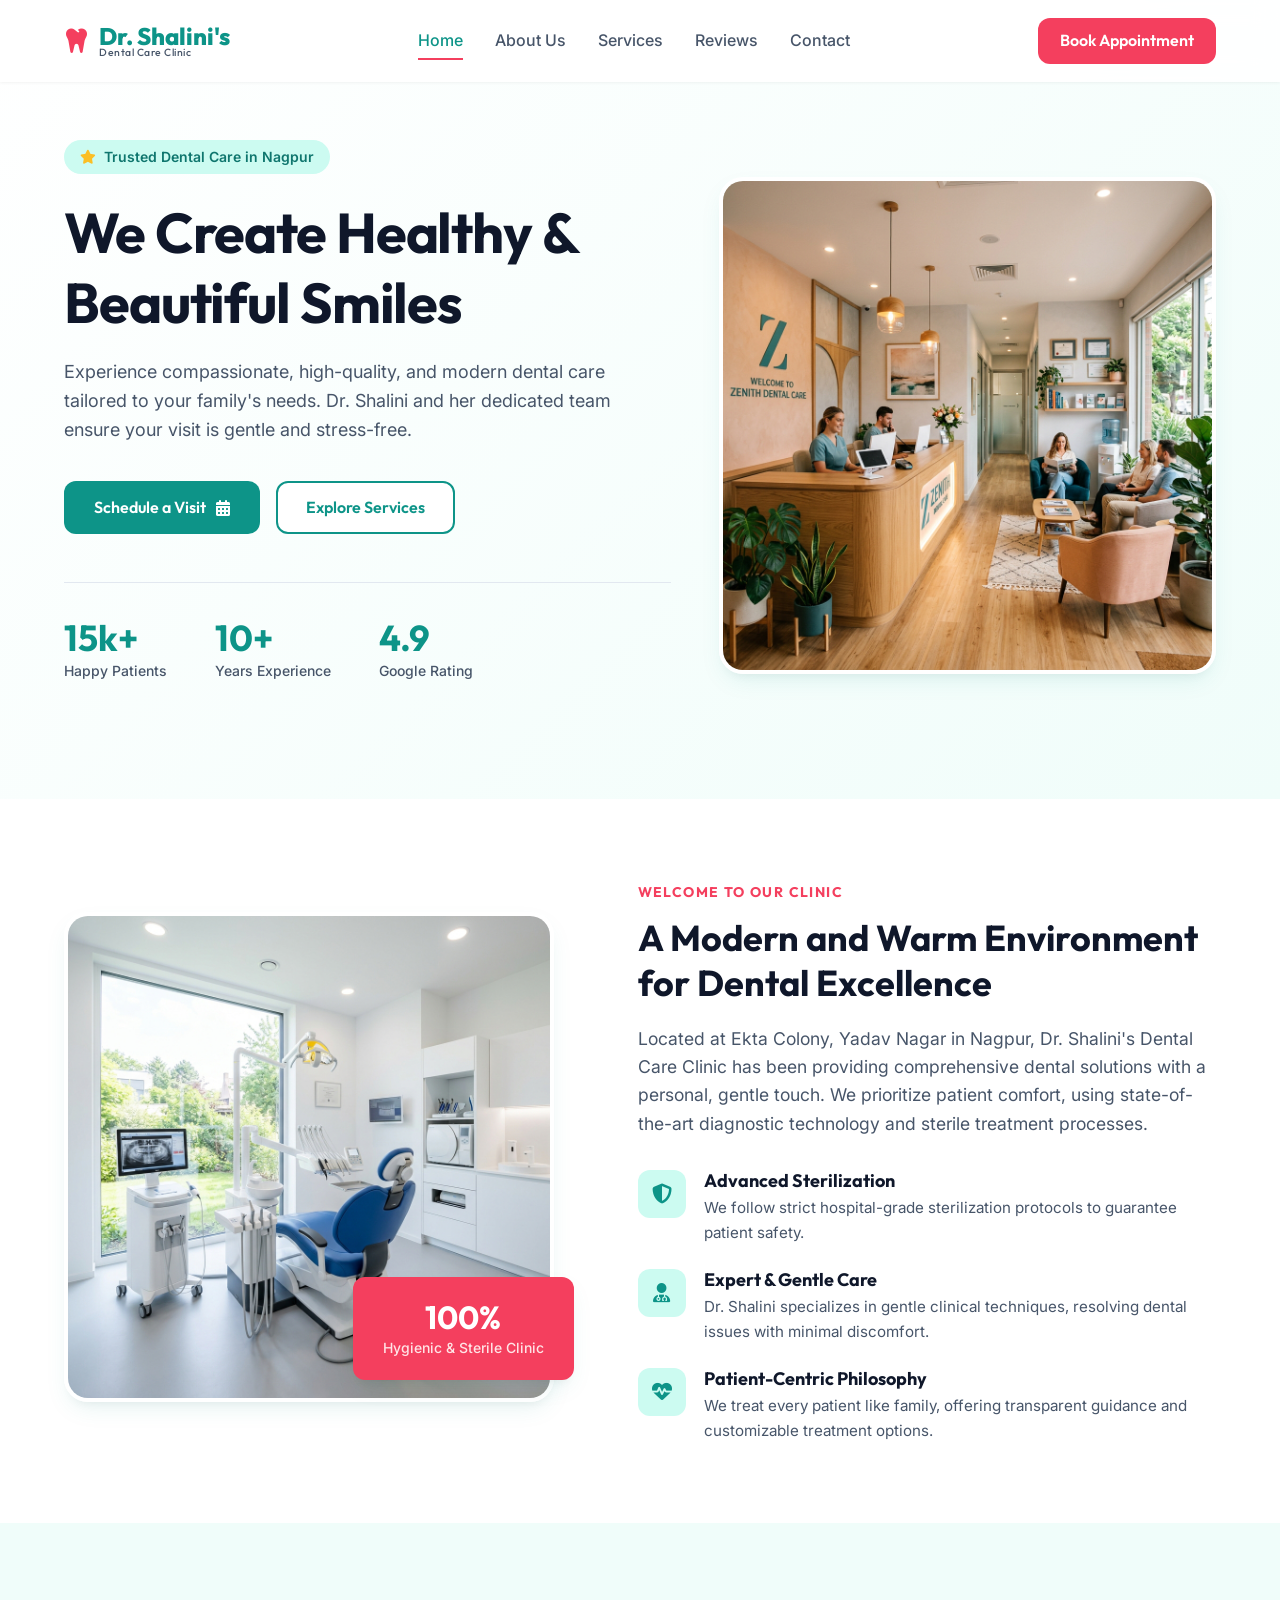
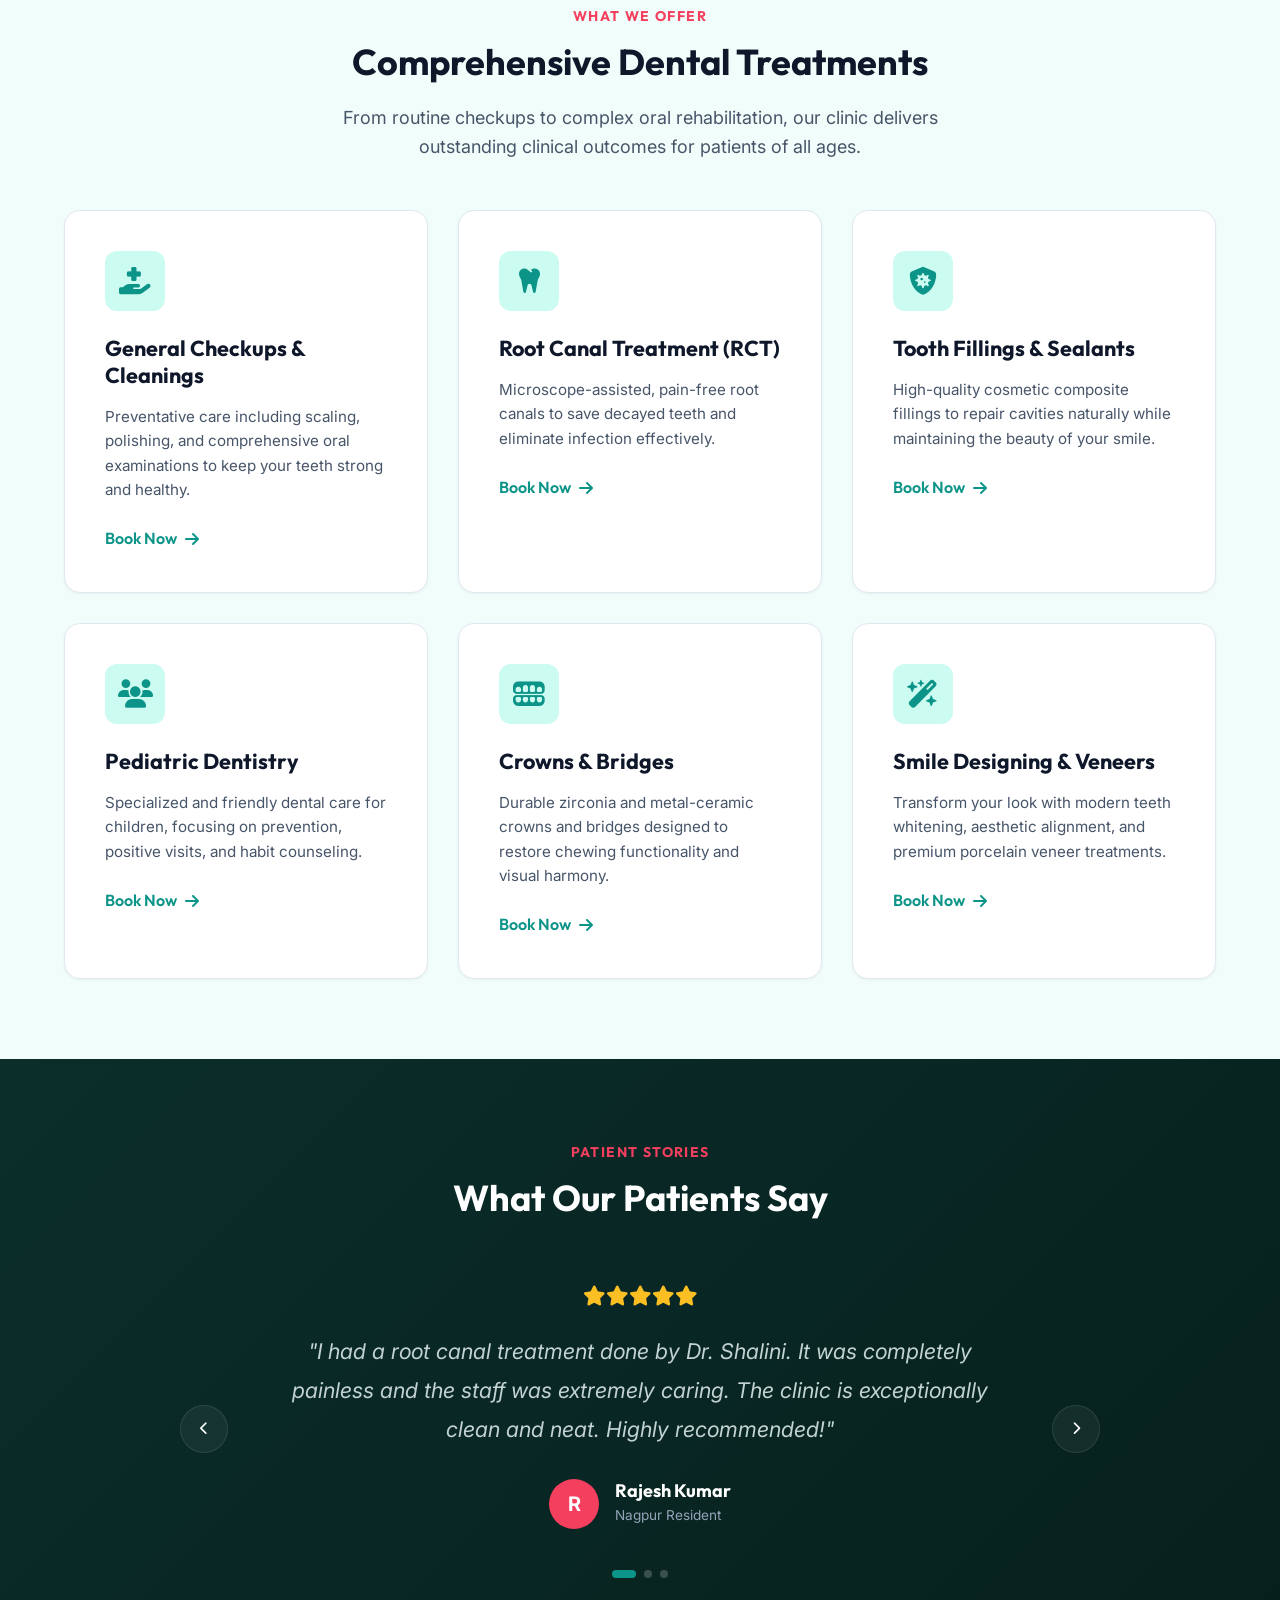
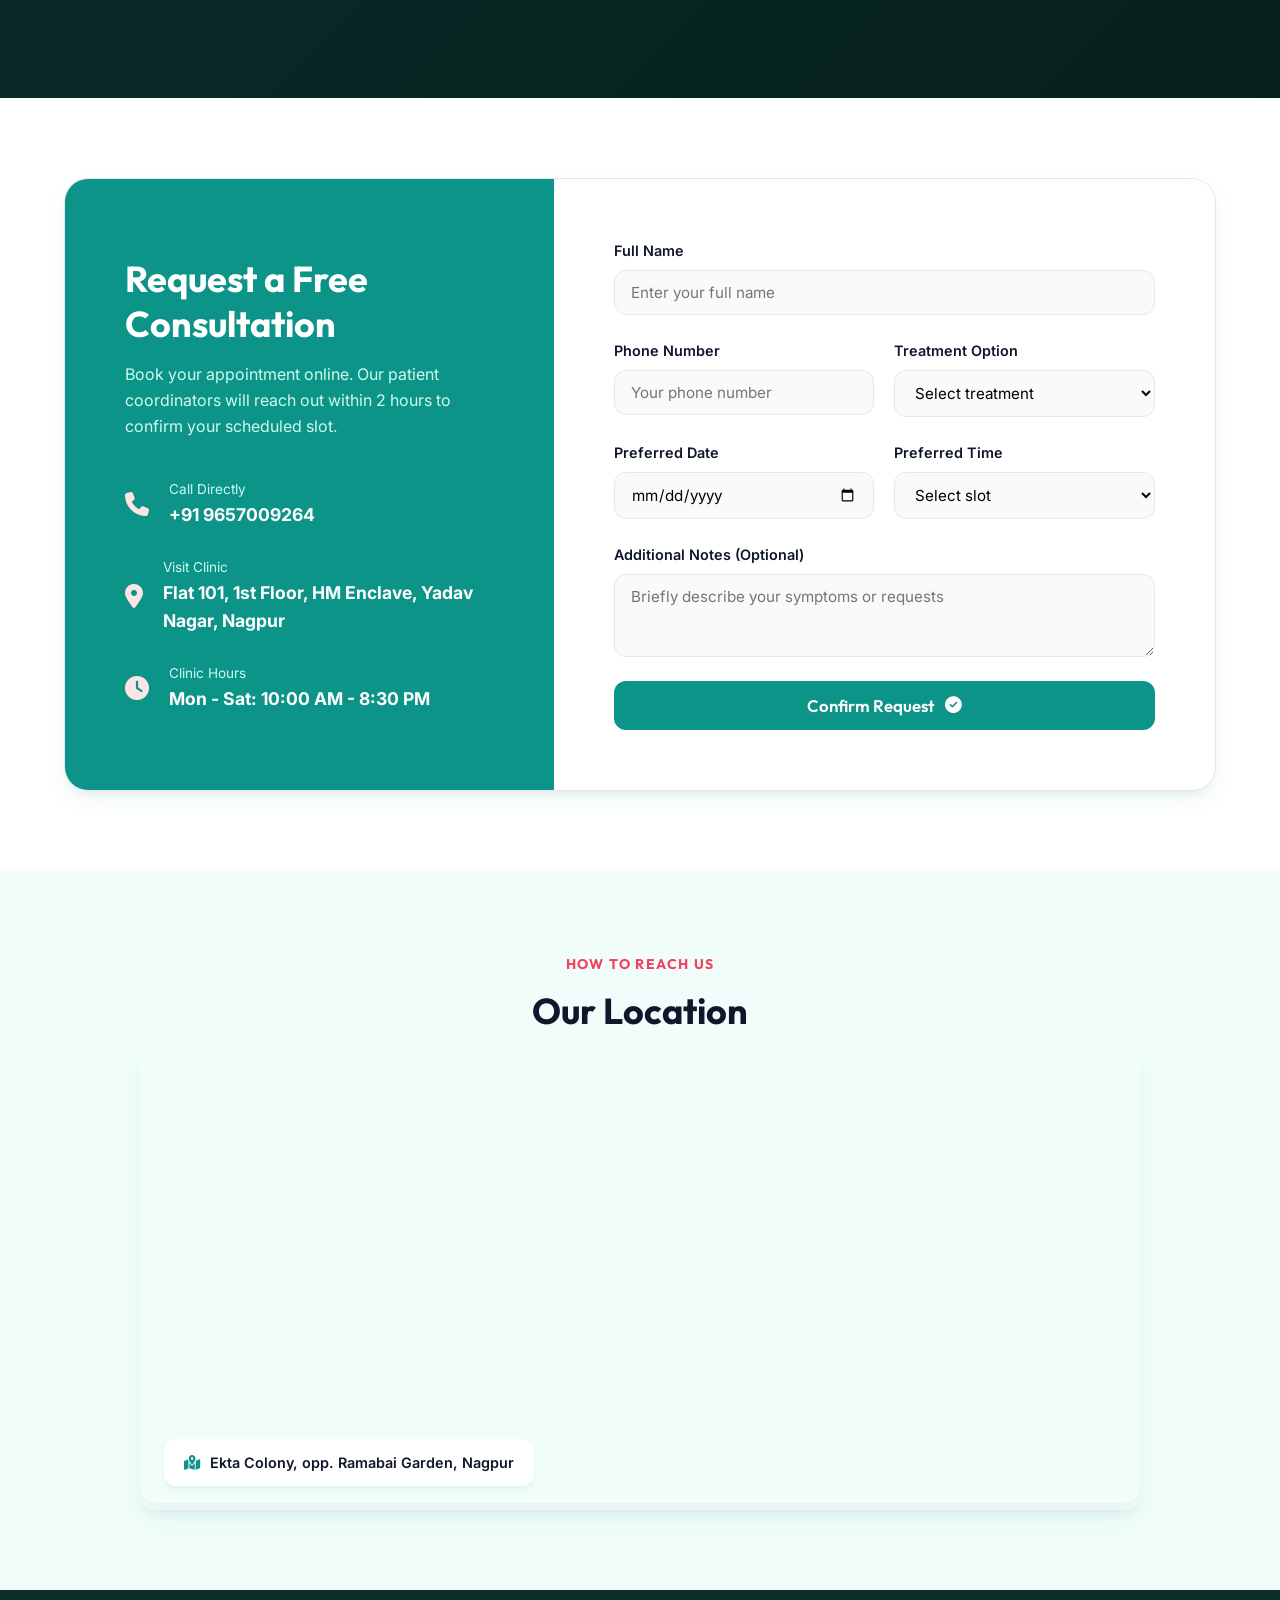
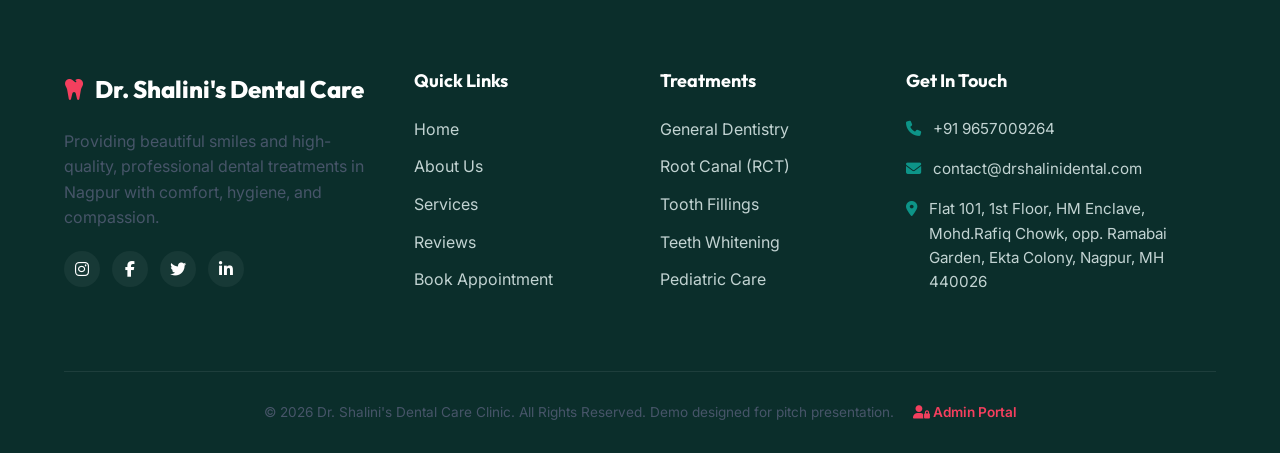
<file: index.html>
<!DOCTYPE html>
<html lang="en">
<head>
  <meta charset="UTF-8">
  <meta name="viewport" content="width=device-width, initial-scale=1.0">
  <title>Dr. Shalini's Dental Care Clinic | Healthy Smiles, Happy Hearts</title>
  <meta name="description" content="Welcome to Dr. Shalini's Dental Care Clinic in Nagpur. Professional, hygienic, and gentle dental care for the entire family. Book an appointment today.">
  
  <!-- Fonts -->
  <link rel="preconnect" href="https://fonts.googleapis.com">
  <link rel="preconnect" href="https://fonts.gstatic.com" crossorigin>
  <link href="https://fonts.googleapis.com/css2?family=Inter:wght@300;400;500;600;700&family=Outfit:wght@400;500;600;700;800&display=swap" rel="stylesheet">
  
  <!-- FontAwesome Icons -->
  <link rel="stylesheet" href="https://cdnjs.cloudflare.com/ajax/libs/font-awesome/6.4.0/css/all.min.css">
  
  <!-- Stylesheet -->
  <link rel="stylesheet" href="style.css">
</head>
<body>

  <!-- Navigation Bar -->
  <header class="navbar" id="navbar">
    <div class="nav-container">
      <a href="#" class="nav-logo">
        <i class="fa-solid fa-tooth logo-icon"></i>
        <span>Dr. Shalini's <small>Dental Care Clinic</small></span>
      </a>
      
      <nav class="nav-menu" id="nav-menu">
        <a href="#home" class="nav-link active">Home</a>
        <a href="#about" class="nav-link">About Us</a>
        <a href="#services" class="nav-link">Services</a>
        <a href="#testimonials" class="nav-link">Reviews</a>
        <a href="#contact" class="nav-link">Contact</a>
      </nav>
      
      <div class="nav-actions">
        <a href="#booking" class="cta-btn">Book Appointment</a>
        <button class="mobile-toggle" id="mobile-toggle" aria-label="Toggle Menu">
          <i class="fa-solid fa-bars"></i>
        </button>
      </div>
    </div>
  </header>

  <!-- Hero Section -->
  <section class="hero-section" id="home">
    <div class="hero-container">
      <div class="hero-content">
        <span class="badge"><i class="fa-solid fa-star text-gold"></i> Trusted Dental Care in Nagpur</span>
        <h1>We Create Healthy & Beautiful Smiles</h1>
        <p>Experience compassionate, high-quality, and modern dental care tailored to your family's needs. Dr. Shalini and her dedicated team ensure your visit is gentle and stress-free.</p>
        <div class="hero-buttons">
          <a href="#booking" class="btn btn-primary">Schedule a Visit <i class="fa-solid fa-calendar-days"></i></a>
          <a href="#services" class="btn btn-secondary">Explore Services</a>
        </div>
        <div class="hero-stats">
          <div class="stat-item">
            <h3>15k+</h3>
            <p>Happy Patients</p>
          </div>
          <div class="stat-item">
            <h3>10+</h3>
            <p>Years Experience</p>
          </div>
          <div class="stat-item">
            <h3>4.9</h3>
            <p>Google Rating</p>
          </div>
        </div>
      </div>
      <div class="hero-image-wrapper">
        <div class="image-bg-blob"></div>
        <img src="images/reception.png" alt="Dr. Shalini's Dental Care Clinic Reception" class="hero-img">
      </div>
    </div>
  </section>

  <!-- About Section -->
  <section class="about-section" id="about">
    <div class="container">
      <div class="about-grid">
        <div class="about-image-wrapper">
          <img src="images/treatment.png" alt="Dental Treatment Room" class="about-img">
          <div class="experience-card">
            <h4>100%</h4>
            <p>Hygienic & Sterile Clinic</p>
          </div>
        </div>
        <div class="about-content">
          <span class="section-subtitle">Welcome to Our Clinic</span>
          <h2 class="section-title">A Modern and Warm Environment for Dental Excellence</h2>
          <p class="about-text">Located at Ekta Colony, Yadav Nagar in Nagpur, Dr. Shalini's Dental Care Clinic has been providing comprehensive dental solutions with a personal, gentle touch. We prioritize patient comfort, using state-of-the-art diagnostic technology and sterile treatment processes.</p>
          
          <div class="features-list">
            <div class="feature-item">
              <div class="feature-icon"><i class="fa-solid fa-shield-halved"></i></div>
              <div class="feature-details">
                <h4>Advanced Sterilization</h4>
                <p>We follow strict hospital-grade sterilization protocols to guarantee patient safety.</p>
              </div>
            </div>
            <div class="feature-item">
              <div class="feature-icon"><i class="fa-solid fa-user-doctor"></i></div>
              <div class="feature-details">
                <h4>Expert & Gentle Care</h4>
                <p>Dr. Shalini specializes in gentle clinical techniques, resolving dental issues with minimal discomfort.</p>
              </div>
            </div>
            <div class="feature-item">
              <div class="feature-icon"><i class="fa-solid fa-heart-pulse"></i></div>
              <div class="feature-details">
                <h4>Patient-Centric Philosophy</h4>
                <p>We treat every patient like family, offering transparent guidance and customizable treatment options.</p>
              </div>
            </div>
          </div>
        </div>
      </div>
    </div>
  </section>

  <!-- Services Section -->
  <section class="services-section" id="services">
    <div class="container">
      <div class="section-header text-center">
        <span class="section-subtitle">What We Offer</span>
        <h2 class="section-title">Comprehensive Dental Treatments</h2>
        <p class="section-desc">From routine checkups to complex oral rehabilitation, our clinic delivers outstanding clinical outcomes for patients of all ages.</p>
      </div>
      
      <div class="services-grid">
        <div class="service-card">
          <div class="service-icon"><i class="fa-solid fa-hand-holding-medical"></i></div>
          <h3>General Checkups & Cleanings</h3>
          <p>Preventative care including scaling, polishing, and comprehensive oral examinations to keep your teeth strong and healthy.</p>
          <a href="#booking" class="service-link">Book Now <i class="fa-solid fa-arrow-right"></i></a>
        </div>
        
        <div class="service-card">
          <div class="service-icon"><i class="fa-solid fa-tooth"></i></div>
          <h3>Root Canal Treatment (RCT)</h3>
          <p>Microscope-assisted, pain-free root canals to save decayed teeth and eliminate infection effectively.</p>
          <a href="#booking" class="service-link">Book Now <i class="fa-solid fa-arrow-right"></i></a>
        </div>
        
        <div class="service-card">
          <div class="service-icon"><i class="fa-solid fa-shield-virus"></i></div>
          <h3>Tooth Fillings & Sealants</h3>
          <p>High-quality cosmetic composite fillings to repair cavities naturally while maintaining the beauty of your smile.</p>
          <a href="#booking" class="service-link">Book Now <i class="fa-solid fa-arrow-right"></i></a>
        </div>
        
        <div class="service-card">
          <div class="service-icon"><i class="fa-solid fa-users"></i></div>
          <h3>Pediatric Dentistry</h3>
          <p>Specialized and friendly dental care for children, focusing on prevention, positive visits, and habit counseling.</p>
          <a href="#booking" class="service-link">Book Now <i class="fa-solid fa-arrow-right"></i></a>
        </div>

        <div class="service-card">
          <div class="service-icon"><i class="fa-solid fa-teeth-open"></i></div>
          <h3>Crowns & Bridges</h3>
          <p>Durable zirconia and metal-ceramic crowns and bridges designed to restore chewing functionality and visual harmony.</p>
          <a href="#booking" class="service-link">Book Now <i class="fa-solid fa-arrow-right"></i></a>
        </div>

        <div class="service-card">
          <div class="service-icon"><i class="fa-solid fa-wand-magic-sparkles"></i></div>
          <h3>Smile Designing & Veneers</h3>
          <p>Transform your look with modern teeth whitening, aesthetic alignment, and premium porcelain veneer treatments.</p>
          <a href="#booking" class="service-link">Book Now <i class="fa-solid fa-arrow-right"></i></a>
        </div>
      </div>
    </div>
  </section>

  <!-- Testimonials Section -->
  <section class="testimonials-section" id="testimonials">
    <div class="container">
      <div class="section-header text-center">
        <span class="section-subtitle font-light">Patient Stories</span>
        <h2 class="section-title text-white">What Our Patients Say</h2>
      </div>
      
      <div class="testimonials-slider-wrapper">
        <div class="testimonials-slider" id="testimonial-slider">
          <div class="testimonial-slide active">
            <div class="stars"><i class="fa-solid fa-star"></i><i class="fa-solid fa-star"></i><i class="fa-solid fa-star"></i><i class="fa-solid fa-star"></i><i class="fa-solid fa-star"></i></div>
            <p class="quote">"I had a root canal treatment done by Dr. Shalini. It was completely painless and the staff was extremely caring. The clinic is exceptionally clean and neat. Highly recommended!"</p>
            <div class="patient-info">
              <div class="patient-avatar">R</div>
              <div>
                <h4>Rajesh Kumar</h4>
                <span>Nagpur Resident</span>
              </div>
            </div>
          </div>
          
          <div class="testimonial-slide">
            <div class="stars"><i class="fa-solid fa-star"></i><i class="fa-solid fa-star"></i><i class="fa-solid fa-star"></i><i class="fa-solid fa-star"></i><i class="fa-solid fa-star"></i></div>
            <p class="quote">"Very professional dentist. She took the time to explain the procedure and made my daughter feel extremely comfortable during her first cleaning appointment. A family-friendly clinic!"</p>
            <div class="patient-info">
              <div class="patient-avatar">P</div>
              <div>
                <h4>Priya Sharma</h4>
                <span>Mother of 7-year old</span>
              </div>
            </div>
          </div>

          <div class="testimonial-slide">
            <div class="stars"><i class="fa-solid fa-star"></i><i class="fa-solid fa-star"></i><i class="fa-solid fa-star"></i><i class="fa-solid fa-star"></i><i class="fa-solid fa-star"></i></div>
            <p class="quote">"The best dental experience I've had. Excellent scaling and polishing, very reasonably priced services, and prompt response for booking appointment online."</p>
            <div class="patient-info">
              <div class="patient-avatar">A</div>
              <div>
                <h4>Amit Meshram</h4>
                <span>IT Engineer</span>
              </div>
            </div>
          </div>
        </div>
        
        <div class="slider-controls">
          <button class="control-btn prev-btn" id="prev-testimonial"><i class="fa-solid fa-chevron-left"></i></button>
          <button class="control-btn next-btn" id="next-testimonial"><i class="fa-solid fa-chevron-right"></i></button>
        </div>
        
        <div class="slider-dots" id="slider-dots">
          <span class="dot active"></span>
          <span class="dot"></span>
          <span class="dot"></span>
        </div>
      </div>
    </div>
  </section>

  <!-- Booking Section -->
  <section class="booking-section" id="booking">
    <div class="container">
      <div class="booking-card">
        <div class="booking-info-panel">
          <h2>Request a Free Consultation</h2>
          <p>Book your appointment online. Our patient coordinators will reach out within 2 hours to confirm your scheduled slot.</p>
          
          <div class="contact-details-list">
            <div class="contact-detail-item">
              <i class="fa-solid fa-phone"></i>
              <div>
                <span>Call Directly</span>
                <strong id="clinic-phone">+91 9657009264</strong>
              </div>
            </div>
            <div class="contact-detail-item">
              <i class="fa-solid fa-location-dot"></i>
              <div>
                <span>Visit Clinic</span>
                <strong id="clinic-address">Flat 101, 1st Floor, HM Enclave, Yadav Nagar, Nagpur</strong>
              </div>
            </div>
            <div class="contact-detail-item">
              <i class="fa-solid fa-clock"></i>
              <div>
                <span>Clinic Hours</span>
                <strong id="clinic-hours">Mon - Sat: 10:00 AM - 8:30 PM</strong>
              </div>
            </div>
          </div>
        </div>
        
        <div class="booking-form-panel">
          <form id="appointmentForm" class="booking-form">
            <div class="form-group">
              <label for="fullname">Full Name</label>
              <input type="text" id="fullname" placeholder="Enter your full name" required>
            </div>
            <div class="form-row">
              <div class="form-group">
                <label for="phone">Phone Number</label>
                <input type="tel" id="phone" placeholder="Your phone number" required>
              </div>
              <div class="form-group">
                <label for="treatment">Treatment Option</label>
                <select id="treatment" required>
                  <option value="" disabled selected>Select treatment</option>
                  <option value="Checkup">General Checkup</option>
                  <option value="RCT">Root Canal Treatment</option>
                  <option value="Cleaning">Scaling & Polishing</option>
                  <option value="Fillings">Tooth Fillings</option>
                  <option value="Pediatric">Children's Care</option>
                  <option value="Other">Other Aesthetic Services</option>
                </select>
              </div>
            </div>
            <div class="form-row">
              <div class="form-group">
                <label for="date">Preferred Date</label>
                <input type="date" id="date" required>
              </div>
              <div class="form-group">
                <label for="time">Preferred Time</label>
                <select id="time" required>
                  <option value="" disabled selected>Select slot</option>
                  <option value="Morning">Morning (10:00 AM - 1:00 PM)</option>
                  <option value="Afternoon">Afternoon (1:00 PM - 5:00 PM)</option>
                  <option value="Evening">Evening (5:00 PM - 8:30 PM)</option>
                </select>
              </div>
            </div>
            <div class="form-group">
              <label for="notes">Additional Notes (Optional)</label>
              <textarea id="notes" rows="3" placeholder="Briefly describe your symptoms or requests"></textarea>
            </div>
            
            <button type="submit" class="submit-btn">Confirm Request <i class="fa-solid fa-circle-check"></i></button>
            <div id="form-message" class="form-message"></div>
          </form>
        </div>
      </div>
    </div>
  </section>

  <!-- Contact & Map Section -->
  <section class="contact-section" id="contact">
    <div class="container">
      <div class="section-header text-center">
        <span class="section-subtitle">How To Reach Us</span>
        <h2 class="section-title">Our Location</h2>
      </div>
      
      <div class="contact-grid">
        <div class="map-container">
          <iframe 
            src="https://www.google.com/maps/embed?pb=!1m18!1m12!1m3!1d3720.5750275841443!2d79.1018215!3d21.1719475!2m3!1f0!2f0!3f0!3m2!1i1024!2i768!4f13.1!3m3!1m2!1s0x3bd4c12a28ce99eb%3A0x83b6b5357747de0b!2sNorth%20Star%20Hospital!5e0!3m2!1sen!2sin!4v1716986548231!5m2!1sen!2sin" 
            width="100%" 
            height="450" 
            style="border:0; border-radius: 1rem; box-shadow: 0 4px 20px rgba(0,0,0,0.05);" 
            allowfullscreen="" 
            loading="lazy" 
            referrerpolicy="no-referrer-when-downgrade">
          </iframe>
          <div class="map-badge">
            <i class="fa-solid fa-map-location-dot"></i>
            <span>Ekta Colony, opp. Ramabai Garden, Nagpur</span>
          </div>
        </div>
      </div>
    </div>
  </section>

  <!-- Footer -->
  <footer class="footer">
    <div class="container">
      <div class="footer-top">
        <div class="footer-brand">
          <a href="#" class="footer-logo">
            <i class="fa-solid fa-tooth"></i>
            <span>Dr. Shalini's Dental Care</span>
          </a>
          <p>Providing beautiful smiles and high-quality, professional dental treatments in Nagpur with comfort, hygiene, and compassion.</p>
          <div class="footer-socials">
            <a href="https://www.instagram.com/different.tooth?igsh=YWRnOG84YXFhMzd3" target="_blank" aria-label="Instagram"><i class="fa-brands fa-instagram"></i></a>
            <a href="#" aria-label="Facebook"><i class="fa-brands fa-facebook-f"></i></a>
            <a href="#" aria-label="Twitter"><i class="fa-brands fa-twitter"></i></a>
            <a href="#" aria-label="Linkedin"><i class="fa-brands fa-linkedin-in"></i></a>
          </div>
        </div>
        
        <div class="footer-links">
          <h4>Quick Links</h4>
          <ul>
            <li><a href="#home">Home</a></li>
            <li><a href="#about">About Us</a></li>
            <li><a href="#services">Services</a></li>
            <li><a href="#testimonials">Reviews</a></li>
            <li><a href="#booking">Book Appointment</a></li>
          </ul>
        </div>
        
        <div class="footer-services">
          <h4>Treatments</h4>
          <ul>
            <li><a href="#services">General Dentistry</a></li>
            <li><a href="#services">Root Canal (RCT)</a></li>
            <li><a href="#services">Tooth Fillings</a></li>
            <li><a href="#services">Teeth Whitening</a></li>
            <li><a href="#services">Pediatric Care</a></li>
          </ul>
        </div>

        <div class="footer-contact">
          <h4>Get In Touch</h4>
          <p><i class="fa-solid fa-phone"></i> <span id="clinic-phone-footer">+91 9657009264</span></p>
          <p><i class="fa-solid fa-envelope"></i> contact@drshalinidental.com</p>
          <p><i class="fa-solid fa-location-dot"></i> <span id="clinic-address-footer">Flat 101, 1st Floor, HM Enclave, Mohd.Rafiq Chowk, opp. Ramabai Garden, Ekta Colony, Nagpur, MH 440026</span></p>
        </div>
      </div>
      
      <div class="footer-bottom">
        <p>&copy; 2026 Dr. Shalini's Dental Care Clinic. All Rights Reserved. Demo designed for pitch presentation. <a href="admin.html" target="_blank" style="margin-left: 15px; color: var(--secondary); font-weight: 600; text-decoration: none;"><i class="fa-solid fa-user-lock"></i> Admin Portal</a></p>
      </div>
    </div>
  </footer>

  <script src="script.js"></script>
</body>
</html>
</file>
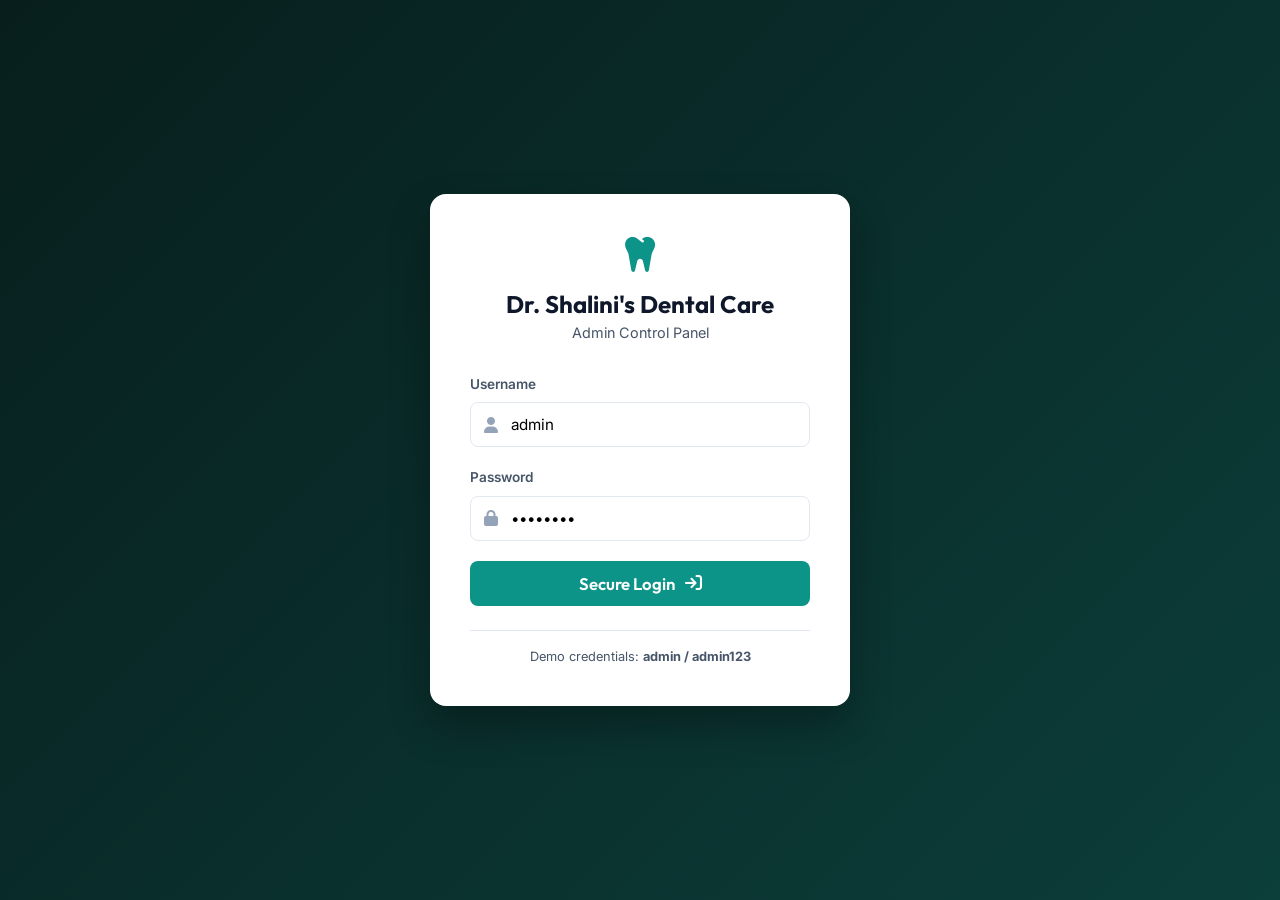
<file: admin.html>
<!DOCTYPE html>
<html lang="en">
<head>
  <meta charset="UTF-8">
  <meta name="viewport" content="width=device-width, initial-scale=1.0">
  <title>Dr. Shalini's Clinic | Admin Portal</title>
  
  <!-- Fonts -->
  <link rel="preconnect" href="https://fonts.googleapis.com">
  <link rel="preconnect" href="https://fonts.gstatic.com" crossorigin>
  <link href="https://fonts.googleapis.com/css2?family=Inter:wght@300;400;500;600;700&family=Outfit:wght@400;500;600;700;800&display=swap" rel="stylesheet">
  
  <!-- FontAwesome Icons -->
  <link rel="stylesheet" href="https://cdnjs.cloudflare.com/ajax/libs/font-awesome/6.4.0/css/all.min.css">
  
  <!-- Stylesheet -->
  <link rel="stylesheet" href="admin-style.css">
</head>
<body>

  <!-- Login Section -->
  <div class="login-wrapper" id="login-section">
    <div class="login-card">
      <div class="login-header">
        <i class="fa-solid fa-tooth logo-icon"></i>
        <h2>Dr. Shalini's Dental Care</h2>
        <p>Admin Control Panel</p>
      </div>
      
      <form id="loginForm" class="login-form">
        <div class="form-group">
          <label for="username">Username</label>
          <div class="input-wrapper">
            <i class="fa-solid fa-user"></i>
            <input type="text" id="username" placeholder="Enter username" required value="admin">
          </div>
        </div>
        <div class="form-group">
          <label for="password">Password</label>
          <div class="input-wrapper">
            <i class="fa-solid fa-lock"></i>
            <input type="password" id="password" placeholder="Enter password" required value="admin123">
          </div>
        </div>
        
        <button type="submit" class="login-btn">Secure Login <i class="fa-solid fa-arrow-right-to-bracket"></i></button>
        <div id="login-error" class="login-error">Invalid username or password!</div>
      </form>
      <div class="login-footer">
        <p>Demo credentials: <strong>admin / admin123</strong></p>
      </div>
    </div>
  </div>

  <!-- Dashboard Section -->
  <div class="dashboard-wrapper hidden" id="dashboard-section">
    <!-- Sidebar -->
    <aside class="sidebar">
      <div class="sidebar-brand">
        <i class="fa-solid fa-tooth"></i>
        <span>Shalini Admin</span>
      </div>
      
      <nav class="sidebar-nav">
        <button class="nav-btn active" data-tab="overview"><i class="fa-solid fa-chart-pie"></i> Overview</button>
        <button class="nav-btn" data-tab="appointments"><i class="fa-solid fa-calendar-check"></i> Bookings <span class="badge-count" id="nav-booking-badge">0</span></button>
        <button class="nav-btn" data-tab="settings"><i class="fa-solid fa-gears"></i> Clinic Settings</button>
        <button class="nav-btn" data-tab="reviews"><i class="fa-solid fa-star-half-stroke"></i> Reviews Manager</button>
      </nav>
      
      <div class="sidebar-footer">
        <div class="user-profile">
          <div class="user-avatar">A</div>
          <div>
            <h4>Administrator</h4>
            <span>Dr. Shalini's Staff</span>
          </div>
        </div>
        <button id="logoutBtn" class="logout-btn"><i class="fa-solid fa-right-from-bracket"></i> Logout</button>
      </div>
    </aside>

    <!-- Main Content Area -->
    <main class="main-content">
      <!-- Header -->
      <header class="content-header">
        <h1 id="tab-title">Dashboard Overview</h1>
        <div class="header-actions">
          <a href="index.html" target="_blank" class="view-site-btn"><i class="fa-solid fa-arrow-up-right-from-square"></i> View Main Site</a>
        </div>
      </header>

      <!-- Content Panels -->
      <div class="content-panels">
        
        <!-- Overview Panel -->
        <div class="tab-panel active" id="overview-panel">
          <div class="stats-grid">
            <div class="stat-card">
              <div class="stat-icon bg-teal-light text-teal"><i class="fa-solid fa-book-medical"></i></div>
              <div class="stat-details">
                <span class="stat-label">Total Bookings</span>
                <h3 class="stat-val" id="stat-total-bookings">0</h3>
              </div>
            </div>
            <div class="stat-card">
              <div class="stat-icon bg-amber-light text-amber"><i class="fa-solid fa-clock"></i></div>
              <div class="stat-details">
                <span class="stat-label">Pending Confirmation</span>
                <h3 class="stat-val" id="stat-pending-bookings">0</h3>
              </div>
            </div>
            <div class="stat-card">
              <div class="stat-icon bg-rose-light text-rose"><i class="fa-solid fa-circle-check"></i></div>
              <div class="stat-details">
                <span class="stat-label">Confirmed Slots</span>
                <h3 class="stat-val" id="stat-confirmed-bookings">0</h3>
              </div>
            </div>
          </div>

          <div class="dashboard-grid">
            <div class="dashboard-card main-table-card">
              <div class="card-header">
                <h3>Recent Booking Activity</h3>
                <button class="card-action-link" id="view-all-bookings-shortcut">View All Bookings</button>
              </div>
              <div class="table-responsive">
                <table class="bookings-table">
                  <thead>
                    <tr>
                      <th>Patient</th>
                      <th>Phone</th>
                      <th>Treatment</th>
                      <th>Date / Time</th>
                      <th>Status</th>
                      <th>Actions</th>
                    </tr>
                  </thead>
                  <tbody id="recent-bookings-list">
                    <!-- Dynamic bookings will go here -->
                  </tbody>
                </table>
              </div>
            </div>
          </div>
        </div>

        <!-- Appointments Panel -->
        <div class="tab-panel" id="appointments-panel">
          <div class="dashboard-card">
            <div class="card-header">
              <h3>All Appointment Bookings</h3>
              <div class="card-filters">
                <select id="booking-filter-status">
                  <option value="all">All Bookings</option>
                  <option value="Pending">Pending Only</option>
                  <option value="Confirmed">Confirmed Only</option>
                </select>
              </div>
            </div>
            
            <div class="table-responsive">
              <table class="bookings-table">
                <thead>
                  <tr>
                    <th>Patient Name</th>
                    <th>Phone</th>
                    <th>Treatment Option</th>
                    <th>Requested Date</th>
                    <th>Preferred Slot</th>
                    <th>Status</th>
                    <th>Actions</th>
                  </tr>
                </thead>
                <tbody id="all-bookings-list">
                  <!-- Bookings list -->
                </tbody>
              </table>
            </div>
          </div>
        </div>

        <!-- Clinic Settings Panel -->
        <div class="tab-panel" id="settings-panel">
          <div class="dashboard-card small-width-card">
            <div class="card-header">
              <h3>Edit Clinic Details</h3>
            </div>
            <form id="settingsForm" class="settings-form">
              <div class="form-group">
                <label for="set-phone">Clinic Contact Phone</label>
                <input type="text" id="set-phone" required>
              </div>
              <div class="form-group">
                <label for="set-address">Clinic Address</label>
                <textarea id="set-address" rows="3" required></textarea>
              </div>
              <div class="form-group">
                <label for="set-hours">Operating Hours</label>
                <input type="text" id="set-hours" required>
              </div>
              
              <button type="submit" class="save-settings-btn"><i class="fa-solid fa-floppy-disk"></i> Save Clinic Settings</button>
              <div id="settings-save-success" class="save-success-msg">Settings saved and live updated successfully!</div>
            </form>
          </div>

          <div class="dashboard-card small-width-card" style="margin-top: 30px;">
            <div class="card-header">
              <h3>Change Admin Password</h3>
            </div>
            <form id="changePasswordForm" class="settings-form">
              <div class="form-group">
                <label for="set-old-pass">Current Password</label>
                <input type="password" id="set-old-pass" required placeholder="Enter current password">
              </div>
              <div class="form-group">
                <label for="set-new-pass">New Password</label>
                <input type="password" id="set-new-pass" required placeholder="Enter new password">
              </div>
              <div class="form-group">
                <label for="set-confirm-pass">Confirm New Password</label>
                <input type="password" id="set-confirm-pass" required placeholder="Confirm new password">
              </div>
              
              <button type="submit" class="save-settings-btn"><i class="fa-solid fa-key"></i> Update Password</button>
              <div id="password-save-success" class="save-success-msg">Password updated successfully!</div>
              <div id="password-save-error" class="login-error" style="display: none; margin-top: 10px;">Passwords do not match!</div>
            </form>
          </div>
        </div>

        <!-- Reviews Panel -->
        <div class="tab-panel" id="reviews-panel">
          <div class="reviews-split-grid">
            <div class="dashboard-card">
              <div class="card-header">
                <h3>Add Patient Testimonial</h3>
              </div>
              <form id="addReviewForm" class="review-form">
                <div class="form-group">
                  <label for="rev-name">Patient Name</label>
                  <input type="text" id="rev-name" placeholder="e.g. Rajesh Kumar" required>
                </div>
                <div class="form-group">
                  <label for="rev-meta">Patient Info (Meta)</label>
                  <input type="text" id="rev-meta" placeholder="e.g. IT Professional, Nagpur" required>
                </div>
                <div class="form-group">
                  <label for="rev-rating">Star Rating (1 - 5)</label>
                  <select id="rev-rating" required>
                    <option value="5" selected>5 Stars</option>
                    <option value="4">4 Stars</option>
                    <option value="3">3 Stars</option>
                  </select>
                </div>
                <div class="form-group">
                  <label for="rev-quote">Patient Quote</label>
                  <textarea id="rev-quote" rows="4" placeholder="Type testimonial content..." required></textarea>
                </div>
                
                <button type="submit" class="add-review-btn"><i class="fa-solid fa-plus"></i> Add Testimonial</button>
              </form>
            </div>
            
            <div class="dashboard-card">
              <div class="card-header">
                <h3>Current Live Testimonials</h3>
              </div>
              <div class="reviews-list-container" id="admin-reviews-list">
                <!-- Reviews list goes here -->
              </div>
            </div>
          </div>
        </div>

      </div>
    </main>
  </div>

  <script src="admin-script.js"></script>
</body>
</html>
</file>
<file: style.css>
/* Design Foundations */
:root {
  /* Color Tokens */
  --primary: #0d9488;
  --primary-hover: #0f766e;
  --primary-light: #ccfbf1;
  --secondary: #f43f5e;
  --secondary-hover: #e11d48;
  --secondary-light: #ffe4e6;
  --text-dark: #0f172a;
  --text-gray: #475569;
  --text-light: #94a3b8;
  --bg-white: #ffffff;
  --bg-soft: #f0fdfa;
  --bg-dark: #0b2e2b;
  --border: #e2e8f0;
  --gold: #fbbf24;

  /* Typography */
  --font-headings: 'Outfit', sans-serif;
  --font-body: 'Inter', sans-serif;

  /* Shapes & Shadows */
  --radius-sm: 0.375rem;
  --radius-md: 0.75rem;
  --radius-lg: 1rem;
  --radius-xl: 1.5rem;
  --radius-full: 9999px;
  --shadow-sm: 0 1px 3px rgba(0,0,0,0.05);
  --shadow-md: 0 4px 6px -1px rgba(13, 148, 136, 0.08), 0 2px 4px -1px rgba(0, 0, 0, 0.03);
  --shadow-lg: 0 10px 25px -5px rgba(13, 148, 136, 0.1), 0 8px 10px -6px rgba(0, 0, 0, 0.05);
  --transition: all 0.3s cubic-bezier(0.4, 0, 0.2, 1);
}

/* Reset */
*, *::before, *::after {
  box-sizing: border-box;
  margin: 0;
  padding: 0;
}

html {
  scroll-behavior: smooth;
  scroll-padding-top: 80px;
}

body {
  font-family: var(--font-body);
  color: var(--text-dark);
  background-color: var(--bg-white);
  line-height: 1.6;
  overflow-x: hidden;
}

/* Layout Utilities */
.container {
  width: 100%;
  max-width: 1200px;
  margin: 0 auto;
  padding: 0 24px;
}

.text-center { text-align: center; }
.text-white { color: var(--bg-white) !important; }
.text-gold { color: var(--gold); }
.font-light { font-weight: 300; }

section {
  padding: 80px 0;
}

/* Typography Styles */
h1, h2, h3, h4 {
  font-family: var(--font-headings);
  font-weight: 700;
  line-height: 1.25;
  color: var(--text-dark);
}

p {
  color: var(--text-gray);
}

.section-subtitle {
  display: inline-block;
  font-family: var(--font-headings);
  font-size: 0.875rem;
  font-weight: 700;
  text-transform: uppercase;
  letter-spacing: 0.1em;
  color: var(--secondary);
  margin-bottom: 12px;
}

.section-title {
  font-size: 2.25rem;
  margin-bottom: 20px;
  position: relative;
}

.section-desc {
  max-width: 600px;
  margin: 0 auto 48px;
  font-size: 1.125rem;
  color: var(--text-gray);
}

/* Badge */
.badge {
  display: inline-flex;
  align-items: center;
  gap: 8px;
  background-color: var(--primary-light);
  color: var(--primary-hover);
  padding: 6px 16px;
  border-radius: var(--radius-full);
  font-size: 0.875rem;
  font-weight: 600;
  margin-bottom: 24px;
}

/* Buttons */
.btn {
  display: inline-flex;
  align-items: center;
  gap: 10px;
  font-family: var(--font-headings);
  font-size: 1rem;
  font-weight: 600;
  padding: 12px 28px;
  border-radius: var(--radius-md);
  text-decoration: none;
  cursor: pointer;
  transition: var(--transition);
  border: 2px solid transparent;
}

.btn-primary {
  background-color: var(--primary);
  color: var(--bg-white);
}

.btn-primary:hover {
  background-color: var(--primary-hover);
  transform: translateY(-2px);
  box-shadow: 0 8px 20px rgba(13, 148, 136, 0.25);
}

.btn-secondary {
  background-color: var(--bg-white);
  color: var(--primary);
  border-color: var(--primary);
}

.btn-secondary:hover {
  background-color: var(--primary-light);
  transform: translateY(-2px);
}

/* Header & Navbar */
.navbar {
  position: fixed;
  top: 0;
  left: 0;
  width: 100%;
  background-color: rgba(255, 255, 255, 0.9);
  backdrop-filter: blur(12px);
  box-shadow: var(--shadow-sm);
  z-index: 1000;
  transition: var(--transition);
}

.navbar.scrolled {
  padding: 10px 0;
  background-color: var(--bg-white);
  box-shadow: var(--shadow-md);
}

.nav-container {
  display: flex;
  justify-content: space-between;
  align-items: center;
  max-width: 1200px;
  margin: 0 auto;
  padding: 18px 24px;
}

.nav-logo {
  display: flex;
  align-items: center;
  gap: 10px;
  text-decoration: none;
  font-family: var(--font-headings);
  font-size: 1.5rem;
  font-weight: 800;
  color: var(--primary);
}

.nav-logo span {
  display: flex;
  flex-direction: column;
  line-height: 1;
}

.nav-logo small {
  font-size: 0.65rem;
  font-weight: 500;
  color: var(--text-gray);
  letter-spacing: 0.05em;
}

.logo-icon {
  font-size: 1.75rem;
  color: var(--secondary);
  animation: pulse-slow 3s infinite;
}

.nav-menu {
  display: flex;
  gap: 32px;
}

.nav-link {
  text-decoration: none;
  font-weight: 500;
  color: var(--text-gray);
  transition: var(--transition);
  position: relative;
}

.nav-link:hover, .nav-link.active {
  color: var(--primary);
}

.nav-link::after {
  content: '';
  position: absolute;
  bottom: -6px;
  left: 0;
  width: 0;
  height: 2px;
  background-color: var(--secondary);
  transition: var(--transition);
}

.nav-link:hover::after, .nav-link.active::after {
  width: 100%;
}

.nav-actions {
  display: flex;
  align-items: center;
  gap: 16px;
}

.cta-btn {
  text-decoration: none;
  background-color: var(--secondary);
  color: var(--bg-white);
  font-family: var(--font-headings);
  font-weight: 600;
  padding: 10px 22px;
  border-radius: var(--radius-md);
  transition: var(--transition);
}

.cta-btn:hover {
  background-color: var(--secondary-hover);
  box-shadow: 0 4px 15px rgba(244, 63, 94, 0.3);
  transform: scale(1.02);
}

.mobile-toggle {
  display: none;
  background: none;
  border: none;
  font-size: 1.5rem;
  color: var(--text-dark);
  cursor: pointer;
}

/* Hero Section */
.hero-section {
  padding: 140px 0 80px;
  background: linear-gradient(135deg, var(--bg-white) 0%, var(--bg-soft) 100%);
  position: relative;
  overflow: hidden;
}

.hero-container {
  display: grid;
  grid-template-columns: 1.1fr 0.9fr;
  align-items: center;
  gap: 48px;
  max-width: 1200px;
  margin: 0 auto;
  padding: 0 24px;
}

.hero-content h1 {
  font-size: 3.5rem;
  margin-bottom: 20px;
  letter-spacing: -0.02em;
}

.hero-content p {
  font-size: 1.125rem;
  margin-bottom: 36px;
  color: var(--text-gray);
}

.hero-buttons {
  display: flex;
  gap: 16px;
  margin-bottom: 48px;
}

.hero-stats {
  display: flex;
  gap: 48px;
  border-top: 1px solid var(--border);
  padding-top: 32px;
}

.stat-item h3 {
  font-size: 2.25rem;
  color: var(--primary);
}

.stat-item p {
  font-size: 0.875rem;
  font-weight: 500;
}

.hero-image-wrapper {
  position: relative;
  z-index: 1;
}

.image-bg-blob {
  position: absolute;
  top: 10%;
  left: 10%;
  width: 90%;
  height: 90%;
  background: radial-gradient(circle, var(--primary-light) 0%, rgba(204, 251, 241, 0) 70%);
  border-radius: var(--radius-xl);
  z-index: -1;
  animation: blob-float 8s ease-in-out infinite alternate;
}

.hero-img {
  width: 100%;
  border-radius: var(--radius-xl);
  box-shadow: var(--shadow-lg);
  object-fit: cover;
  border: 4px solid var(--bg-white);
  transition: var(--transition);
}

.hero-img:hover {
  transform: scale(1.02);
}

/* About Section */
.about-section {
  background-color: var(--bg-white);
}

.about-grid {
  display: grid;
  grid-template-columns: 0.9fr 1.1fr;
  align-items: center;
  gap: 64px;
}

.about-image-wrapper {
  position: relative;
}

.about-img {
  width: 100%;
  border-radius: var(--radius-xl);
  box-shadow: var(--shadow-lg);
  border: 4px solid var(--bg-white);
}

.experience-card {
  position: absolute;
  bottom: 30px;
  right: -20px;
  background-color: var(--secondary);
  color: var(--bg-white);
  padding: 20px 30px;
  border-radius: var(--radius-md);
  box-shadow: var(--shadow-lg);
  text-align: center;
}

.experience-card h4 {
  font-size: 2rem;
  color: var(--bg-white);
}

.experience-card p {
  font-size: 0.875rem;
  color: var(--secondary-light);
  font-weight: 500;
}

.about-content {
  padding-left: 20px;
}

.about-text {
  font-size: 1.1rem;
  margin-bottom: 32px;
}

.features-list {
  display: flex;
  flex-direction: column;
  gap: 24px;
}

.feature-item {
  display: flex;
  gap: 18px;
}

.feature-icon {
  display: flex;
  align-items: center;
  justify-content: center;
  width: 48px;
  height: 48px;
  background-color: var(--primary-light);
  color: var(--primary);
  border-radius: var(--radius-md);
  font-size: 1.25rem;
  flex-shrink: 0;
}

.feature-details h4 {
  font-size: 1.125rem;
  margin-bottom: 4px;
}

.feature-details p {
  font-size: 0.95rem;
}

/* Services Section */
.services-section {
  background-color: var(--bg-soft);
}

.services-grid {
  display: grid;
  grid-template-columns: repeat(auto-fit, minmax(320px, 1fr));
  gap: 30px;
}

.service-card {
  background-color: var(--bg-white);
  padding: 40px;
  border-radius: var(--radius-lg);
  box-shadow: var(--shadow-sm);
  border: 1px solid var(--border);
  transition: var(--transition);
}

.service-card:hover {
  transform: translateY(-8px);
  box-shadow: var(--shadow-lg);
  border-color: var(--primary-light);
}

.service-icon {
  display: inline-flex;
  align-items: center;
  justify-content: center;
  width: 60px;
  height: 60px;
  background-color: var(--primary-light);
  color: var(--primary);
  border-radius: var(--radius-md);
  font-size: 1.75rem;
  margin-bottom: 24px;
  transition: var(--transition);
}

.service-card:hover .service-icon {
  background-color: var(--primary);
  color: var(--bg-white);
  transform: scale(1.05);
}

.service-card h3 {
  font-size: 1.35rem;
  margin-bottom: 16px;
}

.service-card p {
  font-size: 0.95rem;
  margin-bottom: 24px;
  color: var(--text-gray);
}

.service-link {
  display: inline-flex;
  align-items: center;
  gap: 8px;
  text-decoration: none;
  font-family: var(--font-headings);
  font-weight: 600;
  color: var(--primary);
  transition: var(--transition);
}

.service-link:hover {
  color: var(--secondary);
}

/* Testimonials Section */
.testimonials-section {
  background: linear-gradient(135deg, var(--bg-dark) 0%, #061f1c 100%);
  position: relative;
  overflow: hidden;
}

.testimonials-slider-wrapper {
  max-width: 800px;
  margin: 0 auto;
  position: relative;
  padding: 40px 0;
}

.testimonials-slider {
  display: flex;
  overflow: hidden;
  position: relative;
  min-height: 250px;
}

.testimonial-slide {
  width: 100%;
  flex-shrink: 0;
  display: none;
  flex-direction: column;
  align-items: center;
  text-align: center;
  padding: 0 40px;
}

.testimonial-slide.active {
  display: flex;
  animation: fadeIn 0.5s ease-in-out forwards;
}

.stars {
  color: var(--gold);
  font-size: 1.25rem;
  margin-bottom: 20px;
}

.quote {
  font-size: 1.35rem;
  color: #c2d3d2;
  font-style: italic;
  margin-bottom: 30px;
  line-height: 1.8;
}

.patient-info {
  display: flex;
  align-items: center;
  gap: 16px;
  text-align: left;
}

.patient-avatar {
  display: flex;
  align-items: center;
  justify-content: center;
  width: 50px;
  height: 50px;
  background-color: var(--secondary);
  color: var(--bg-white);
  border-radius: var(--radius-full);
  font-weight: 700;
  font-size: 1.25rem;
}

.patient-info h4 {
  font-size: 1.125rem;
  color: var(--bg-white);
}

.patient-info span {
  font-size: 0.85rem;
  color: var(--text-light);
}

.slider-controls {
  display: flex;
  justify-content: space-between;
  position: absolute;
  top: 50%;
  left: -60px;
  right: -60px;
  transform: translateY(-50%);
}

.control-btn {
  background-color: rgba(255,255,255,0.05);
  border: 1px solid rgba(255,255,255,0.1);
  color: var(--bg-white);
  width: 48px;
  height: 48px;
  border-radius: var(--radius-full);
  display: flex;
  align-items: center;
  justify-content: center;
  cursor: pointer;
  transition: var(--transition);
}

.control-btn:hover {
  background-color: var(--primary);
  color: var(--bg-white);
}

.slider-dots {
  display: flex;
  justify-content: center;
  gap: 8px;
  margin-top: 40px;
}

.dot {
  width: 8px;
  height: 8px;
  background-color: rgba(255,255,255,0.2);
  border-radius: var(--radius-full);
  cursor: pointer;
  transition: var(--transition);
}

.dot.active {
  background-color: var(--primary);
  width: 24px;
}

/* Booking Section */
.booking-section {
  background-color: var(--bg-white);
}

.booking-card {
  display: grid;
  grid-template-columns: 0.85fr 1.15fr;
  background-color: var(--bg-soft);
  border-radius: var(--radius-xl);
  overflow: hidden;
  box-shadow: var(--shadow-lg);
  border: 1px solid var(--border);
}

.booking-info-panel {
  background-color: var(--primary);
  color: var(--bg-white);
  padding: 60px;
  display: flex;
  flex-direction: column;
  justify-content: center;
}

.booking-info-panel h2 {
  color: var(--bg-white);
  font-size: 2.25rem;
  margin-bottom: 16px;
}

.booking-info-panel p {
  color: var(--primary-light);
  margin-bottom: 40px;
}

.contact-details-list {
  display: flex;
  flex-direction: column;
  gap: 28px;
}

.contact-detail-item {
  display: flex;
  gap: 20px;
  align-items: center;
}

.contact-detail-item i {
  font-size: 1.5rem;
  color: var(--secondary-light);
}

.contact-detail-item div span {
  display: block;
  font-size: 0.85rem;
  color: var(--primary-light);
}

.contact-detail-item div strong {
  display: block;
  font-size: 1.1rem;
}

.booking-form-panel {
  padding: 60px;
  background-color: var(--bg-white);
}

.booking-form {
  display: flex;
  flex-direction: column;
  gap: 24px;
}

.form-group {
  display: flex;
  flex-direction: column;
  gap: 8px;
}

.form-row {
  display: grid;
  grid-template-columns: 1fr 1fr;
  gap: 20px;
}

label {
  font-size: 0.9rem;
  font-weight: 600;
  color: var(--text-dark);
}

input, select, textarea {
  width: 100%;
  padding: 12px 16px;
  border: 1px solid var(--border);
  border-radius: var(--radius-md);
  font-family: var(--font-body);
  font-size: 0.95rem;
  outline: none;
  background-color: #fafafa;
  transition: var(--transition);
}

input:focus, select:focus, textarea:focus {
  border-color: var(--primary);
  background-color: var(--bg-white);
  box-shadow: 0 0 0 4px rgba(13, 148, 136, 0.1);
}

.submit-btn {
  background-color: var(--primary);
  color: var(--bg-white);
  border: none;
  padding: 14px 28px;
  border-radius: var(--radius-md);
  font-family: var(--font-headings);
  font-size: 1.05rem;
  font-weight: 600;
  cursor: pointer;
  display: inline-flex;
  align-items: center;
  justify-content: center;
  gap: 10px;
  transition: var(--transition);
}

.submit-btn:hover {
  background-color: var(--primary-hover);
  box-shadow: 0 4px 15px rgba(13, 148, 136, 0.2);
}

.form-message {
  margin-top: 10px;
  padding: 12px;
  border-radius: var(--radius-md);
  font-size: 0.9rem;
  text-align: center;
  display: none;
}

.form-message.success {
  display: block;
  background-color: var(--primary-light);
  color: var(--primary-hover);
  border: 1px solid rgba(13, 148, 136, 0.2);
}

/* Contact & Map Section */
.contact-section {
  background-color: var(--bg-soft);
}

.contact-grid {
  max-width: 1000px;
  margin: 0 auto;
}

.map-container {
  position: relative;
  border-radius: var(--radius-lg);
  overflow: hidden;
  box-shadow: var(--shadow-lg);
}

.map-badge {
  position: absolute;
  bottom: 24px;
  left: 24px;
  background-color: var(--bg-white);
  padding: 12px 20px;
  border-radius: var(--radius-md);
  box-shadow: var(--shadow-md);
  display: flex;
  align-items: center;
  gap: 10px;
  font-weight: 600;
  font-size: 0.9rem;
}

.map-badge i {
  color: var(--primary);
}

/* Footer */
.footer {
  background-color: var(--bg-dark);
  color: #c2d3d2;
  padding: 80px 0 30px;
}

.footer-top {
  display: grid;
  grid-template-columns: 1.5fr 1fr 1fr 1.5fr;
  gap: 40px;
  margin-bottom: 60px;
}

.footer-brand {
  display: flex;
  flex-direction: column;
  gap: 20px;
}

.footer-logo {
  display: flex;
  align-items: center;
  gap: 10px;
  text-decoration: none;
  font-family: var(--font-headings);
  font-size: 1.5rem;
  font-weight: 800;
  color: var(--bg-white);
}

.footer-logo i {
  color: var(--secondary);
}

.footer-socials {
  display: flex;
  gap: 12px;
}

.footer-socials a {
  display: flex;
  align-items: center;
  justify-content: center;
  width: 36px;
  height: 36px;
  background-color: rgba(255,255,255,0.05);
  color: var(--bg-white);
  border-radius: var(--radius-full);
  text-decoration: none;
  transition: var(--transition);
}

.footer-socials a:hover {
  background-color: var(--primary);
  color: var(--bg-white);
}

.footer-links h4, .footer-services h4, .footer-contact h4 {
  color: var(--bg-white);
  font-size: 1.125rem;
  margin-bottom: 24px;
}

.footer-links ul, .footer-services ul {
  list-style: none;
  display: flex;
  flex-direction: column;
  gap: 12px;
}

.footer-links a, .footer-services a {
  text-decoration: none;
  color: #c2d3d2;
  transition: var(--transition);
}

.footer-links a:hover, .footer-services a:hover {
  color: var(--primary-light);
  padding-left: 4px;
}

.footer-contact p {
  display: flex;
  gap: 12px;
  margin-bottom: 16px;
  color: #c2d3d2;
  font-size: 0.95rem;
}

.footer-contact i {
  color: var(--primary);
  margin-top: 4px;
}

.footer-bottom {
  border-top: 1px solid rgba(255,255,255,0.08);
  padding-top: 30px;
  text-align: center;
  font-size: 0.85rem;
}

/* Animations */
@keyframes fadeIn {
  from { opacity: 0; transform: translateY(10px); }
  to { opacity: 1; transform: translateY(0); }
}

@keyframes pulse-slow {
  0%, 100% { transform: scale(1); }
  50% { transform: scale(1.08); }
}

@keyframes blob-float {
  0% { transform: translate(0, 0) scale(1); }
  100% { transform: translate(10px, -15px) scale(1.05); }
}

/* Responsive Styles */
@media (max-width: 1024px) {
  .hero-container {
    grid-template-columns: 1fr;
    text-align: center;
  }
  .hero-content {
    display: flex;
    flex-direction: column;
    align-items: center;
  }
  .hero-buttons {
    justify-content: center;
  }
  .hero-stats {
    justify-content: center;
  }
  .about-grid {
    grid-template-columns: 1fr;
    gap: 48px;
  }
  .about-content {
    padding-left: 0;
  }
  .booking-card {
    grid-template-columns: 1fr;
  }
  .footer-top {
    grid-template-columns: 1fr 1fr;
    gap: 30px;
  }
}

@media (max-width: 768px) {
  section {
    padding: 60px 0;
  }
  .hero-content h1 {
    font-size: 2.5rem;
  }
  .nav-menu {
    position: fixed;
    top: 80px;
    left: -100%;
    width: 100%;
    height: calc(100vh - 80px);
    background-color: var(--bg-white);
    flex-direction: column;
    align-items: center;
    padding: 40px 0;
    transition: var(--transition);
    box-shadow: 0 4px 6px rgba(0,0,0,0.05);
  }
  .nav-menu.open {
    left: 0;
  }
  .mobile-toggle {
    display: block;
  }
  .cta-btn {
    display: none;
  }
  .slider-controls {
    display: none;
  }
  .form-row {
    grid-template-columns: 1fr;
  }
  .footer-top {
    grid-template-columns: 1fr;
  }
}
</file>
<file: admin-style.css>
/* Design Foundations */
:root {
  --primary: #0d9488;
  --primary-hover: #0f766e;
  --primary-light: #ccfbf1;
  --secondary: #f43f5e;
  --secondary-hover: #e11d48;
  --secondary-light: #ffe4e6;
  --bg-dark: #071e1c;
  --bg-dark-sidebar: #051413;
  --bg-light: #f8fafc;
  --border: #e2e8f0;
  --text-dark: #0f172a;
  --text-gray: #475569;
  --text-light: #94a3b8;
  --white: #ffffff;
  
  --font-headings: 'Outfit', sans-serif;
  --font-body: 'Inter', sans-serif;
  
  --radius-sm: 0.25rem;
  --radius-md: 0.5rem;
  --radius-lg: 0.75rem;
  --radius-xl: 1rem;
  
  --shadow-sm: 0 1px 3px rgba(0,0,0,0.05);
  --shadow-md: 0 4px 6px -1px rgba(0,0,0,0.05);
  --shadow-lg: 0 10px 15px -3px rgba(0,0,0,0.05);
  
  --transition: all 0.25s ease;
}

/* Reset */
*, *::before, *::after {
  box-sizing: border-box;
  margin: 0;
  padding: 0;
}

body {
  font-family: var(--font-body);
  background-color: var(--bg-light);
  color: var(--text-dark);
  line-height: 1.5;
}

.hidden {
  display: none !important;
}

/* Login Panel */
.login-wrapper {
  display: flex;
  align-items: center;
  justify-content: center;
  min-height: 100vh;
  background: linear-gradient(135deg, var(--bg-dark) 0%, #0c3e3a 100%);
  padding: 20px;
}

.login-card {
  background-color: var(--white);
  width: 100%;
  max-width: 420px;
  padding: 40px;
  border-radius: var(--radius-xl);
  box-shadow: 0 20px 40px rgba(0,0,0,0.3);
}

.login-header {
  text-align: center;
  margin-bottom: 30px;
}

.login-header .logo-icon {
  font-size: 2.5rem;
  color: var(--primary);
  margin-bottom: 12px;
}

.login-header h2 {
  font-family: var(--font-headings);
  font-size: 1.5rem;
  color: var(--text-dark);
}

.login-header p {
  color: var(--text-gray);
  font-size: 0.9rem;
}

.login-form {
  display: flex;
  flex-direction: column;
  gap: 20px;
}

.form-group {
  display: flex;
  flex-direction: column;
  gap: 8px;
}

.form-group label {
  font-size: 0.85rem;
  font-weight: 600;
  color: var(--text-gray);
}

.input-wrapper {
  position: relative;
}

.input-wrapper i {
  position: absolute;
  top: 50%;
  left: 14px;
  transform: translateY(-50%);
  color: var(--text-light);
}

.input-wrapper input {
  width: 100%;
  padding: 12px 14px 12px 40px;
  border: 1px solid var(--border);
  border-radius: var(--radius-md);
  font-family: var(--font-body);
  font-size: 0.95rem;
  outline: none;
  transition: var(--transition);
}

.input-wrapper input:focus {
  border-color: var(--primary);
  box-shadow: 0 0 0 3px rgba(13, 148, 136, 0.1);
}

.login-btn {
  background-color: var(--primary);
  color: var(--white);
  border: none;
  padding: 12px;
  border-radius: var(--radius-md);
  font-family: var(--font-headings);
  font-weight: 600;
  font-size: 1.05rem;
  cursor: pointer;
  display: flex;
  align-items: center;
  justify-content: center;
  gap: 10px;
  transition: var(--transition);
}

.login-btn:hover {
  background-color: var(--primary-hover);
}

.login-error {
  background-color: #fef2f2;
  border: 1px solid #fca5a5;
  color: #b91c1c;
  padding: 10px;
  border-radius: var(--radius-md);
  font-size: 0.85rem;
  text-align: center;
  display: none;
}

.login-footer {
  margin-top: 24px;
  text-align: center;
  border-top: 1px solid var(--border);
  padding-top: 16px;
  font-size: 0.8rem;
  color: var(--text-gray);
}

/* Dashboard Wrapper Layout */
.dashboard-wrapper {
  display: grid;
  grid-template-columns: 260px 1fr;
  min-height: 100vh;
}

/* Sidebar */
.sidebar {
  background-color: var(--bg-dark-sidebar);
  color: var(--white);
  padding: 30px 20px;
  display: flex;
  flex-direction: column;
  justify-content: space-between;
  border-right: 1px solid rgba(255,255,255,0.05);
}

.sidebar-brand {
  display: flex;
  align-items: center;
  gap: 10px;
  font-family: var(--font-headings);
  font-size: 1.35rem;
  font-weight: 800;
  color: var(--white);
  margin-bottom: 40px;
}

.sidebar-brand i {
  color: var(--secondary);
}

.sidebar-nav {
  display: flex;
  flex-direction: column;
  gap: 8px;
  flex-grow: 1;
}

.nav-btn {
  background: none;
  border: none;
  color: #8caba8;
  padding: 12px 16px;
  border-radius: var(--radius-md);
  text-align: left;
  font-family: var(--font-headings);
  font-size: 0.95rem;
  font-weight: 500;
  cursor: pointer;
  display: flex;
  align-items: center;
  gap: 12px;
  transition: var(--transition);
  position: relative;
}

.nav-btn:hover {
  background-color: rgba(255,255,255,0.03);
  color: var(--white);
}

.nav-btn.active {
  background-color: var(--primary);
  color: var(--white);
}

.badge-count {
  position: absolute;
  right: 16px;
  background-color: var(--secondary);
  color: var(--white);
  font-size: 0.75rem;
  padding: 2px 8px;
  border-radius: var(--radius-full);
  font-weight: 700;
  display: none;
}

.sidebar-footer {
  border-top: 1px solid rgba(255,255,255,0.08);
  padding-top: 20px;
}

.user-profile {
  display: flex;
  align-items: center;
  gap: 12px;
  margin-bottom: 20px;
}

.user-avatar {
  width: 40px;
  height: 40px;
  background-color: var(--primary-light);
  color: var(--primary-hover);
  border-radius: var(--radius-full);
  display: flex;
  align-items: center;
  justify-content: center;
  font-weight: 700;
  font-size: 1.1rem;
}

.user-profile h4 {
  font-size: 0.85rem;
  font-weight: 600;
}

.user-profile span {
  font-size: 0.75rem;
  color: #8caba8;
}

.logout-btn {
  width: 100%;
  background-color: rgba(244, 63, 94, 0.15);
  border: 1px solid rgba(244, 63, 94, 0.3);
  color: var(--secondary);
  padding: 10px;
  border-radius: var(--radius-md);
  font-family: var(--font-headings);
  font-weight: 600;
  cursor: pointer;
  display: flex;
  align-items: center;
  justify-content: center;
  gap: 8px;
  transition: var(--transition);
}

.logout-btn:hover {
  background-color: var(--secondary);
  color: var(--white);
}

/* Main Content Area */
.main-content {
  display: flex;
  flex-direction: column;
  height: 100vh;
  overflow-y: auto;
}

.content-header {
  background-color: var(--white);
  padding: 20px 40px;
  border-bottom: 1px solid var(--border);
  display: flex;
  justify-content: space-between;
  align-items: center;
}

.content-header h1 {
  font-size: 1.75rem;
}

.view-site-btn {
  text-decoration: none;
  background-color: var(--white);
  border: 1px solid var(--border);
  color: var(--text-dark);
  font-weight: 600;
  font-size: 0.9rem;
  padding: 8px 16px;
  border-radius: var(--radius-md);
  display: inline-flex;
  align-items: center;
  gap: 8px;
  transition: var(--transition);
}

.view-site-btn:hover {
  background-color: var(--bg-light);
  border-color: var(--text-light);
}

/* Content Panels */
.content-panels {
  padding: 40px;
  flex-grow: 1;
}

.tab-panel {
  display: none;
}

.tab-panel.active {
  display: block;
}

/* Stats Cards */
.stats-grid {
  display: grid;
  grid-template-columns: repeat(3, 1fr);
  gap: 24px;
  margin-bottom: 30px;
}

.stat-card {
  background-color: var(--white);
  padding: 24px;
  border-radius: var(--radius-lg);
  box-shadow: var(--shadow-sm);
  border: 1px solid var(--border);
  display: flex;
  align-items: center;
  gap: 20px;
}

.stat-icon {
  width: 50px;
  height: 50px;
  border-radius: var(--radius-md);
  display: flex;
  align-items: center;
  justify-content: center;
  font-size: 1.5rem;
}

.bg-teal-light { background-color: var(--primary-light); }
.text-teal { color: var(--primary); }
.bg-amber-light { background-color: var(--accent-light); }
.text-amber { color: #d97706; }
.bg-rose-light { background-color: var(--secondary-light); }
.text-rose { color: var(--secondary); }

.stat-details .stat-label {
  display: block;
  font-size: 0.85rem;
  font-weight: 600;
  color: var(--text-gray);
  margin-bottom: 4px;
}

.stat-details .stat-val {
  font-size: 1.75rem;
  line-height: 1.1;
}

/* Dashboard Cards */
.dashboard-card {
  background-color: var(--white);
  border-radius: var(--radius-lg);
  box-shadow: var(--shadow-sm);
  border: 1px solid var(--border);
  padding: 30px;
  margin-bottom: 30px;
}

.small-width-card {
  max-width: 600px;
}

.card-header {
  display: flex;
  justify-content: space-between;
  align-items: center;
  margin-bottom: 20px;
  border-bottom: 1px solid var(--border);
  padding-bottom: 16px;
}

.card-header h3 {
  font-size: 1.15rem;
}

.card-action-link {
  background: none;
  border: none;
  color: var(--primary);
  font-weight: 600;
  font-size: 0.85rem;
  cursor: pointer;
}

.card-filters select {
  padding: 6px 12px;
  border: 1px solid var(--border);
  border-radius: var(--radius-md);
  outline: none;
  font-family: var(--font-body);
}

/* Data Tables */
.table-responsive {
  width: 100%;
  overflow-x: auto;
}

.bookings-table {
  width: 100%;
  border-collapse: collapse;
  text-align: left;
  font-size: 0.9rem;
}

.bookings-table th {
  padding: 14px 16px;
  background-color: var(--bg-light);
  font-weight: 700;
  border-bottom: 2px solid var(--border);
}

.bookings-table td {
  padding: 14px 16px;
  border-bottom: 1px solid var(--border);
  vertical-align: middle;
}

.bookings-table tbody tr:hover {
  background-color: #fafbfd;
}

.bookings-table .status-badge {
  display: inline-block;
  padding: 3px 10px;
  border-radius: var(--radius-full);
  font-size: 0.75rem;
  font-weight: 700;
}

.status-badge.pending {
  background-color: var(--accent-light);
  color: #d97706;
}

.status-badge.confirmed {
  background-color: var(--primary-light);
  color: var(--primary-hover);
}

.bookings-table .action-btns {
  display: flex;
  gap: 8px;
}

.action-btn {
  background: none;
  border: none;
  padding: 6px 10px;
  border-radius: var(--radius-sm);
  font-size: 0.8rem;
  font-weight: 700;
  cursor: pointer;
  display: inline-flex;
  align-items: center;
  gap: 4px;
  transition: var(--transition);
}

.action-btn.confirm {
  background-color: var(--primary-light);
  color: var(--primary-hover);
}

.action-btn.confirm:hover {
  background-color: var(--primary);
  color: var(--white);
}

.action-btn.delete {
  background-color: var(--secondary-light);
  color: var(--secondary);
}

.action-btn.delete:hover {
  background-color: var(--secondary);
  color: var(--white);
}

/* Forms in Dashboard */
.settings-form, .review-form {
  display: flex;
  flex-direction: column;
  gap: 20px;
}

.settings-form input, .settings-form textarea, 
.review-form input, .review-form select, .review-form textarea {
  width: 100%;
  padding: 12px 14px;
  border: 1px solid var(--border);
  border-radius: var(--radius-md);
  font-family: var(--font-body);
  font-size: 0.95rem;
  outline: none;
  transition: var(--transition);
}

.settings-form input:focus, .settings-form textarea:focus,
.review-form input:focus, .review-form textarea:focus {
  border-color: var(--primary);
}

.save-settings-btn, .add-review-btn {
  background-color: var(--primary);
  color: var(--white);
  border: none;
  padding: 12px 24px;
  border-radius: var(--radius-md);
  font-family: var(--font-headings);
  font-weight: 600;
  font-size: 1rem;
  cursor: pointer;
  display: inline-flex;
  align-items: center;
  justify-content: center;
  gap: 8px;
  transition: var(--transition);
}

.save-settings-btn:hover, .add-review-btn:hover {
  background-color: var(--primary-hover);
}

.save-success-msg {
  background-color: var(--primary-light);
  color: var(--primary-hover);
  padding: 12px;
  border-radius: var(--radius-md);
  font-size: 0.9rem;
  text-align: center;
  display: none;
}

/* Reviews Split Grid */
.reviews-split-grid {
  display: grid;
  grid-template-columns: 1fr 1.2fr;
  gap: 30px;
}

.reviews-list-container {
  display: flex;
  flex-direction: column;
  gap: 16px;
  max-height: 450px;
  overflow-y: auto;
  padding-right: 8px;
}

.review-admin-card {
  background-color: var(--bg-light);
  border: 1px solid var(--border);
  padding: 20px;
  border-radius: var(--radius-md);
  position: relative;
}

.review-admin-card h4 {
  font-size: 0.95rem;
  margin-bottom: 2px;
}

.review-admin-card span {
  font-size: 0.8rem;
  color: var(--text-gray);
  display: block;
  margin-bottom: 8px;
}

.review-admin-card p {
  font-size: 0.85rem;
  font-style: italic;
  color: var(--text-slate);
}

.delete-review-btn {
  position: absolute;
  top: 18px;
  right: 18px;
  background: none;
  border: none;
  color: var(--secondary);
  font-size: 1rem;
  cursor: pointer;
  opacity: 0.6;
  transition: var(--transition);
}

.delete-review-btn:hover {
  opacity: 1;
  transform: scale(1.1);
}

/* Responsive Styles */
@media (max-width: 1024px) {
  .dashboard-wrapper {
    grid-template-columns: 1fr;
  }
  .sidebar {
    height: auto;
    border-right: none;
    border-bottom: 1px solid rgba(255,255,255,0.05);
  }
  .sidebar-nav {
    flex-direction: row;
    flex-wrap: wrap;
    margin-bottom: 20px;
  }
  .sidebar-footer {
    display: flex;
    justify-content: space-between;
    align-items: center;
  }
  .stats-grid {
    grid-template-columns: 1fr;
  }
  .reviews-split-grid {
    grid-template-columns: 1fr;
  }
}
</file>
